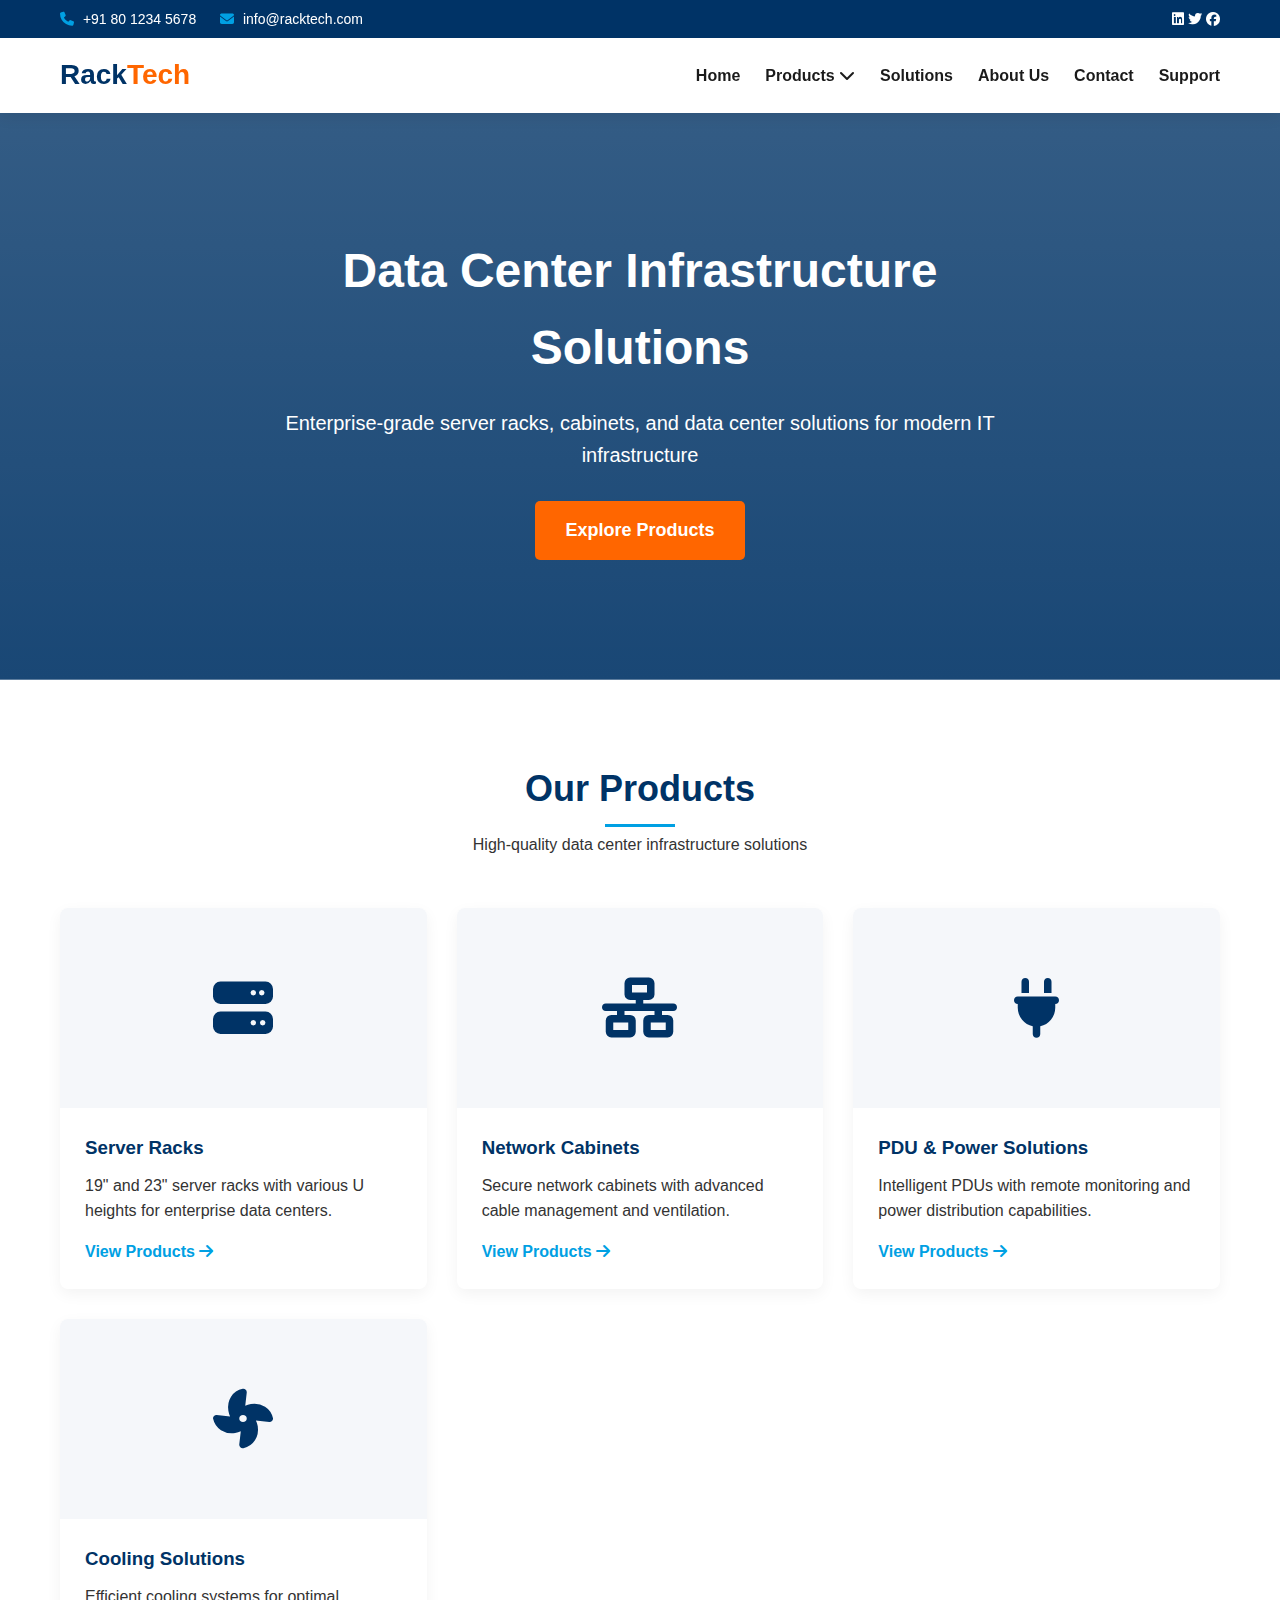
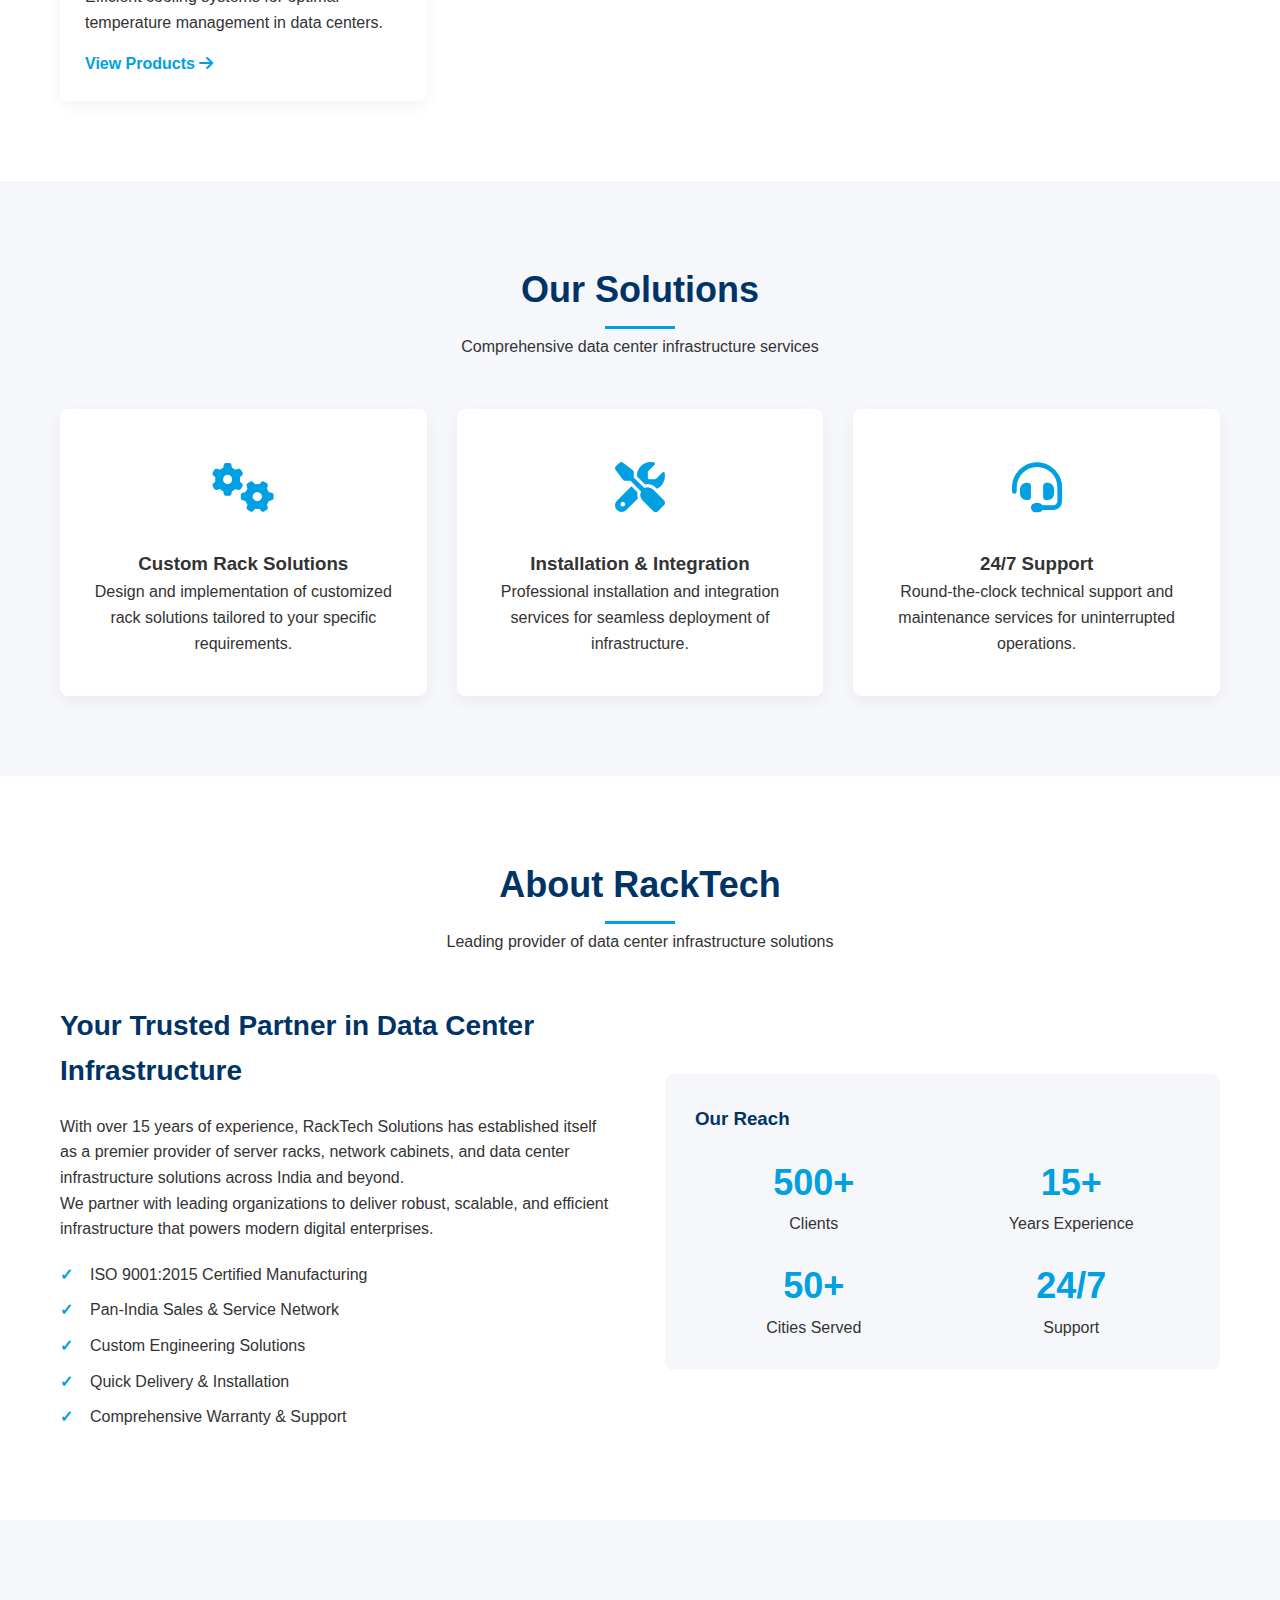
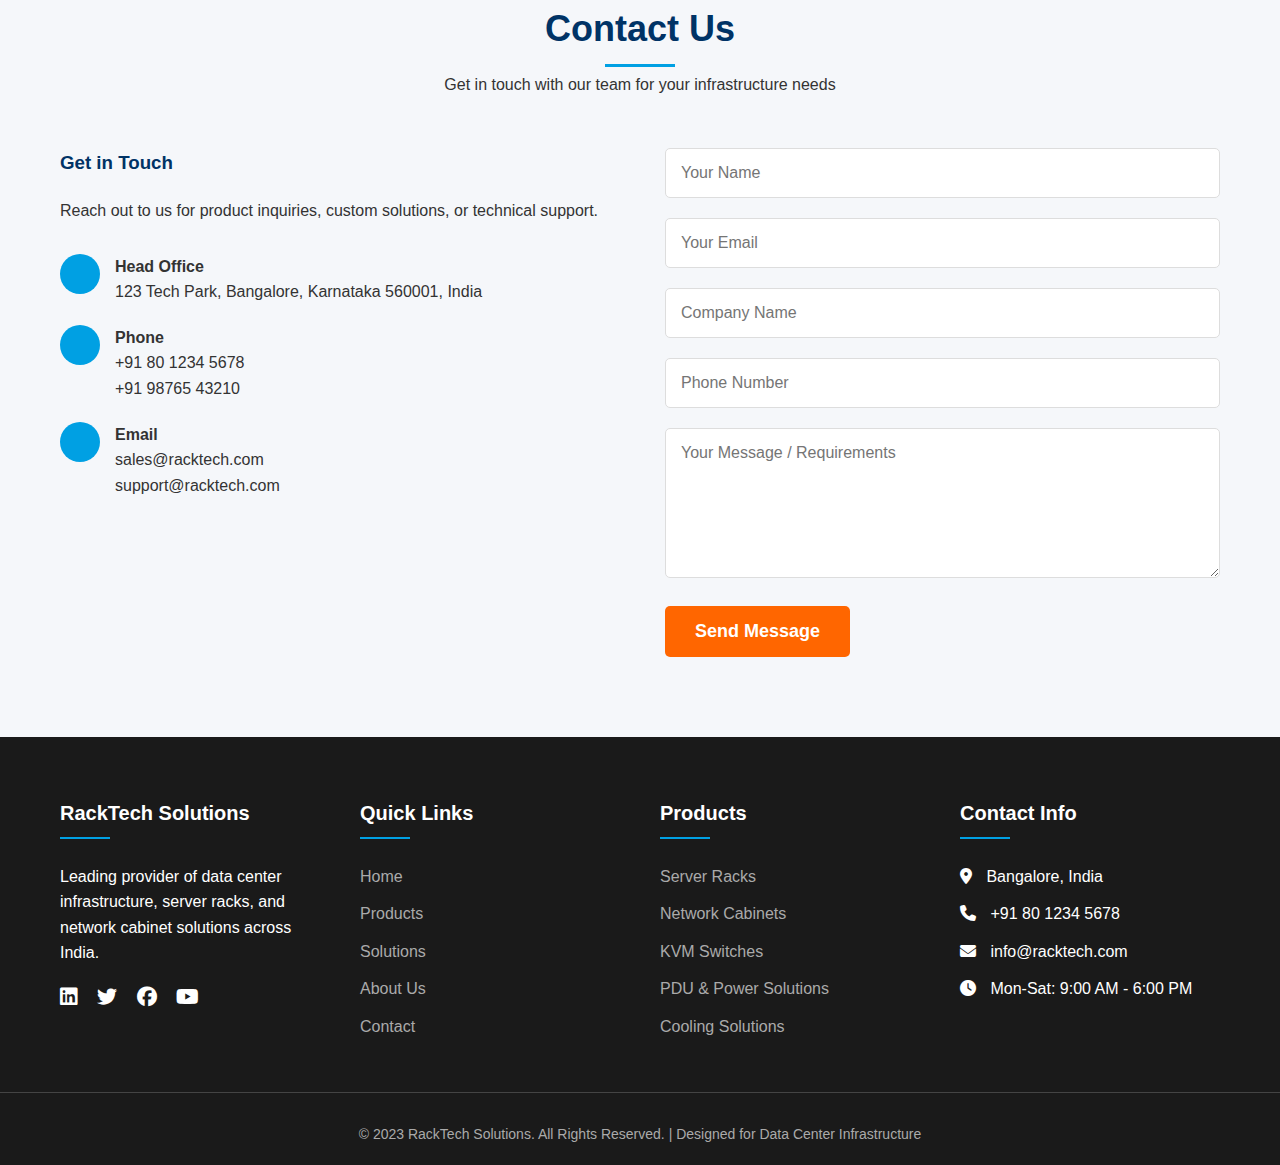
<file: newtechwebsite/index.html>
<!DOCTYPE html>
<html lang="en">
  <head>
    <meta charset="UTF-8" />
    <meta name="viewport" content="width=device-width, initial-scale=1.0" />
    <title>
      RackTech Solutions - Data Center Infrastructure & Server Racks
    </title>
    <link
      rel="stylesheet"
      href="https://cdnjs.cloudflare.com/ajax/libs/font-awesome/6.4.0/css/all.min.css"
    />
    <style>
      :root {
        --primary: #003366;
        --secondary: #00a0e3;
        --accent: #ff6600;
        --light: #f5f7fa;
        --dark: #1a1a1a;
        --gray: #666666;
      }

      * {
        margin: 0;
        padding: 0;
        box-sizing: border-box;
        font-family: "Segoe UI", Tahoma, Geneva, Verdana, sans-serif;
      }

      body {
        line-height: 1.6;
        color: #333;
      }

      /* Header & Navigation */
      header {
        background-color: white;
        box-shadow: 0 2px 15px rgba(0, 0, 0, 0.1);
        position: sticky;
        top: 0;
        z-index: 1000;
      }

      .top-bar {
        background-color: var(--primary);
        color: white;
        padding: 8px 0;
        font-size: 14px;
      }

      .top-bar-container {
        max-width: 1200px;
        margin: 0 auto;
        display: flex;
        justify-content: space-between;
        padding: 0 20px;
      }

      .contact-info span {
        margin-right: 20px;
      }

      .contact-info i {
        margin-right: 5px;
        color: var(--secondary);
      }

      .nav-container {
        max-width: 1200px;
        margin: 0 auto;
        display: flex;
        justify-content: space-between;
        align-items: center;
        padding: 15px 20px;
      }

      .logo {
        display: flex;
        align-items: center;
      }

      .logo h1 {
        font-size: 28px;
        color: var(--primary);
      }

      .logo span {
        color: var(--accent);
      }

      .nav-menu {
        display: flex;
        list-style: none;
      }

      .nav-menu li {
        margin-left: 25px;
      }

      .nav-menu a {
        text-decoration: none;
        color: var(--dark);
        font-weight: 600;
        font-size: 16px;
        transition: color 0.3s;
        position: relative;
      }

      .nav-menu a:hover {
        color: var(--secondary);
      }

      .nav-menu a:after {
        content: "";
        position: absolute;
        width: 0;
        height: 3px;
        background: var(--secondary);
        bottom: -5px;
        left: 0;
        transition: width 0.3s;
      }

      .nav-menu a:hover:after {
        width: 100%;
      }

      .dropdown {
        position: relative;
      }

      .dropdown-content {
        display: none;
        position: absolute;
        background-color: white;
        min-width: 220px;
        box-shadow: 0 8px 16px rgba(0, 0, 0, 0.1);
        z-index: 1;
        padding: 10px 0;
        border-top: 3px solid var(--secondary);
      }

      .dropdown-content a {
        padding: 12px 20px;
        display: block;
      }

      .dropdown:hover .dropdown-content {
        display: block;
      }

      .mobile-toggle {
        display: none;
        font-size: 24px;
        cursor: pointer;
      }

      /* Hero Section */
      .hero {
        background: linear-gradient(
            rgba(0, 51, 102, 0.8),
            rgba(0, 51, 102, 0.9)
          ),
          url("https://images.unsplash.com/photo-1558494949-ef010cbdcc31?ixlib=rb-4.0.3&auto=format&fit=crop&w=1470&q=80");
        background-size: cover;
        background-position: center;
        color: white;
        padding: 120px 20px;
        text-align: center;
      }

      .hero-content {
        max-width: 800px;
        margin: 0 auto;
      }

      .hero h2 {
        font-size: 48px;
        margin-bottom: 20px;
      }

      .hero p {
        font-size: 20px;
        margin-bottom: 30px;
      }

      .cta-button {
        display: inline-block;
        background-color: var(--accent);
        color: white;
        padding: 15px 30px;
        text-decoration: none;
        font-weight: bold;
        border-radius: 5px;
        font-size: 18px;
        transition: background-color 0.3s, transform 0.3s;
      }

      .cta-button:hover {
        background-color: #e55a00;
        transform: translateY(-3px);
      }

      /* Sections */
      .section-title {
        text-align: center;
        margin-bottom: 50px;
      }

      .section-title h2 {
        font-size: 36px;
        color: var(--primary);
        margin-bottom: 15px;
        position: relative;
        display: inline-block;
      }

      .section-title h2:after {
        content: "";
        position: absolute;
        width: 70px;
        height: 3px;
        background: var(--secondary);
        bottom: -10px;
        left: 50%;
        transform: translateX(-50%);
      }

      .container {
        max-width: 1200px;
        margin: 0 auto;
        padding: 80px 20px;
      }

      /* Products Section */
      .products-grid {
        display: grid;
        grid-template-columns: repeat(auto-fill, minmax(280px, 1fr));
        gap: 30px;
      }

      .product-card {
        background-color: white;
        border-radius: 8px;
        overflow: hidden;
        box-shadow: 0 5px 15px rgba(0, 0, 0, 0.05);
        transition: transform 0.3s, box-shadow 0.3s;
      }

      .product-card:hover {
        transform: translateY(-10px);
        box-shadow: 0 15px 30px rgba(0, 0, 0, 0.1);
      }

      .product-img {
        height: 200px;
        background-color: var(--light);
        display: flex;
        align-items: center;
        justify-content: center;
        color: var(--primary);
        font-size: 60px;
      }

      .product-content {
        padding: 25px;
      }

      .product-content h3 {
        color: var(--primary);
        margin-bottom: 10px;
      }

      .product-link {
        color: var(--secondary);
        text-decoration: none;
        font-weight: 600;
        display: inline-block;
        margin-top: 15px;
      }

      /* Services */
      .services-container {
        background-color: var(--light);
      }

      .services-grid {
        display: grid;
        grid-template-columns: repeat(auto-fill, minmax(350px, 1fr));
        gap: 30px;
      }

      .service-box {
        background-color: white;
        padding: 40px 30px;
        border-radius: 8px;
        box-shadow: 0 5px 15px rgba(0, 0, 0, 0.05);
        text-align: center;
        transition: transform 0.3s;
      }

      .service-box:hover {
        transform: translateY(-10px);
      }

      .service-icon {
        font-size: 50px;
        color: var(--secondary);
        margin-bottom: 20px;
      }

      /* About */
      .about-content {
        display: grid;
        grid-template-columns: repeat(auto-fit, minmax(300px, 1fr));
        gap: 50px;
        align-items: center;
      }

      .about-text h3 {
        color: var(--primary);
        margin-bottom: 20px;
        font-size: 28px;
      }

      .features-list {
        list-style: none;
        margin-top: 20px;
      }

      .features-list li {
        margin-bottom: 10px;
        padding-left: 30px;
        position: relative;
      }

      .features-list li:before {
        content: "✓";
        position: absolute;
        left: 0;
        color: var(--secondary);
        font-weight: bold;
      }

      /* Contact */
      .contact-container {
        background-color: var(--light);
      }

      .contact-wrapper {
        display: grid;
        grid-template-columns: repeat(auto-fit, minmax(300px, 1fr));
        gap: 50px;
      }

      .contact-info h3 {
        color: var(--primary);
        margin-bottom: 20px;
      }

      .contact-details {
        margin-top: 30px;
      }

      .contact-item {
        display: flex;
        align-items: flex-start;
        margin-bottom: 20px;
      }

      .contact-icon {
        background-color: var(--secondary);
        color: white;
        width: 40px;
        height: 40px;
        border-radius: 50%;
        display: flex;
        align-items: center;
        justify-content: center;
        margin-right: 15px;
        flex-shrink: 0;
      }

      .contact-form input,
      .contact-form textarea {
        width: 100%;
        padding: 15px;
        margin-bottom: 20px;
        border: 1px solid #ddd;
        border-radius: 5px;
        font-size: 16px;
      }

      .contact-form textarea {
        height: 150px;
        resize: vertical;
      }

      /* Footer */
      footer {
        background-color: var(--dark);
        color: white;
        padding: 60px 0 20px;
      }

      .footer-container {
        max-width: 1200px;
        margin: 0 auto;
        display: grid;
        grid-template-columns: repeat(auto-fit, minmax(250px, 1fr));
        gap: 40px;
        padding: 0 20px;
      }

      .footer-column h3 {
        color: white;
        margin-bottom: 25px;
        font-size: 20px;
        position: relative;
        padding-bottom: 10px;
      }

      .footer-column h3:after {
        content: "";
        position: absolute;
        width: 50px;
        height: 2px;
        background-color: var(--secondary);
        bottom: 0;
        left: 0;
      }

      .footer-links {
        list-style: none;
      }

      .footer-links li {
        margin-bottom: 12px;
      }

      .footer-links a {
        color: #aaa;
        text-decoration: none;
        transition: color 0.3s;
      }

      .footer-links a:hover {
        color: var(--secondary);
      }

      .copyright {
        text-align: center;
        padding-top: 30px;
        margin-top: 40px;
        border-top: 1px solid #444;
        color: #aaa;
        font-size: 14px;
      }

      /* Responsive Design */
      @media (max-width: 992px) {
        .nav-menu {
          display: none;
          position: absolute;
          top: 100%;
          left: 0;
          width: 100%;
          background-color: white;
          flex-direction: column;
          padding: 20px;
          box-shadow: 0 10px 15px rgba(0, 0, 0, 0.1);
        }

        .nav-menu.active {
          display: flex;
        }

        .nav-menu li {
          margin: 10px 0;
        }

        .mobile-toggle {
          display: block;
        }

        .hero h2 {
          font-size: 36px;
        }
      }

      @media (max-width: 768px) {
        .hero {
          padding: 80px 20px;
        }

        .container {
          padding: 50px 20px;
        }

        .section-title h2 {
          font-size: 28px;
        }
      }
    </style>
  </head>
  <body>
    <!-- Header -->
    <header>
      <div class="top-bar">
        <div class="top-bar-container">
          <div class="contact-info">
            <span><i class="fas fa-phone"></i> +91 80 1234 5678</span>
            <span><i class="fas fa-envelope"></i> info@racktech.com</span>
          </div>
          <div class="social-icons">
            <i class="fab fa-linkedin"></i>
            <i class="fab fa-twitter"></i>
            <i class="fab fa-facebook"></i>
          </div>
        </div>
      </div>

      <div class="nav-container">
        <div class="logo">
          <h1>Rack<span>Tech</span></h1>
        </div>

        <div class="mobile-toggle" id="mobileToggle">
          <i class="fas fa-bars"></i>
        </div>

        <ul class="nav-menu" id="navMenu">
          <li><a href="#home" class="active">Home</a></li>
          <li class="dropdown">
            <a href="#products">Products <i class="fas fa-chevron-down"></i></a>
            <div class="dropdown-content">
              <a href="#server-racks">Server Racks & Enclosures</a>
              <a href="#cabinets">Network Cabinets</a>
              <a href="#kvm">KVM Switches</a>
              <a href="#pdu">PDUs & Cable Management</a>
              <a href="#cooling">Cooling Solutions</a>
            </div>
          </li>
          <li><a href="#solutions">Solutions</a></li>
          <li><a href="#about">About Us</a></li>
          <li><a href="#contact">Contact</a></li>
          <li><a href="#support">Support</a></li>
        </ul>
      </div>
    </header>

    <!-- Hero Section -->
    <section class="hero" id="home">
      <div class="hero-content">
        <h2>Data Center Infrastructure Solutions</h2>
        <p>
          Enterprise-grade server racks, cabinets, and data center solutions for
          modern IT infrastructure
        </p>
        <a href="#products" class="cta-button">Explore Products</a>
      </div>
    </section>

    <!-- Products Section -->
    <section class="container" id="products">
      <div class="section-title">
        <h2>Our Products</h2>
        <p>High-quality data center infrastructure solutions</p>
      </div>

      <div class="products-grid">
        <div class="product-card">
          <div class="product-img">
            <i class="fas fa-server"></i>
          </div>
          <div class="product-content">
            <h3>Server Racks</h3>
            <p>
              19" and 23" server racks with various U heights for enterprise
              data centers.
            </p>
            <a href="#" class="product-link"
              >View Products <i class="fas fa-arrow-right"></i
            ></a>
          </div>
        </div>

        <div class="product-card">
          <div class="product-img">
            <i class="fas fa-network-wired"></i>
          </div>
          <div class="product-content">
            <h3>Network Cabinets</h3>
            <p>
              Secure network cabinets with advanced cable management and
              ventilation.
            </p>
            <a href="#" class="product-link"
              >View Products <i class="fas fa-arrow-right"></i
            ></a>
          </div>
        </div>

        <div class="product-card">
          <div class="product-img">
            <i class="fas fa-plug"></i>
          </div>
          <div class="product-content">
            <h3>PDU & Power Solutions</h3>
            <p>
              Intelligent PDUs with remote monitoring and power distribution
              capabilities.
            </p>
            <a href="#" class="product-link"
              >View Products <i class="fas fa-arrow-right"></i
            ></a>
          </div>
        </div>

        <div class="product-card">
          <div class="product-img">
            <i class="fas fa-fan"></i>
          </div>
          <div class="product-content">
            <h3>Cooling Solutions</h3>
            <p>
              Efficient cooling systems for optimal temperature management in
              data centers.
            </p>
            <a href="#" class="product-link"
              >View Products <i class="fas fa-arrow-right"></i
            ></a>
          </div>
        </div>
      </div>
    </section>

    <!-- Services Section -->
    <section class="services-container" id="solutions">
      <div class="container">
        <div class="section-title">
          <h2>Our Solutions</h2>
          <p>Comprehensive data center infrastructure services</p>
        </div>

        <div class="services-grid">
          <div class="service-box">
            <div class="service-icon">
              <i class="fas fa-cogs"></i>
            </div>
            <h3>Custom Rack Solutions</h3>
            <p>
              Design and implementation of customized rack solutions tailored to
              your specific requirements.
            </p>
          </div>

          <div class="service-box">
            <div class="service-icon">
              <i class="fas fa-tools"></i>
            </div>
            <h3>Installation & Integration</h3>
            <p>
              Professional installation and integration services for seamless
              deployment of infrastructure.
            </p>
          </div>

          <div class="service-box">
            <div class="service-icon">
              <i class="fas fa-headset"></i>
            </div>
            <h3>24/7 Support</h3>
            <p>
              Round-the-clock technical support and maintenance services for
              uninterrupted operations.
            </p>
          </div>
        </div>
      </div>
    </section>

    <!-- About Section -->
    <section class="container" id="about">
      <div class="section-title">
        <h2>About RackTech</h2>
        <p>Leading provider of data center infrastructure solutions</p>
      </div>

      <div class="about-content">
        <div class="about-text">
          <h3>Your Trusted Partner in Data Center Infrastructure</h3>
          <p>
            With over 15 years of experience, RackTech Solutions has established
            itself as a premier provider of server racks, network cabinets, and
            data center infrastructure solutions across India and beyond.
          </p>
          <p>
            We partner with leading organizations to deliver robust, scalable,
            and efficient infrastructure that powers modern digital enterprises.
          </p>

          <ul class="features-list">
            <li>ISO 9001:2015 Certified Manufacturing</li>
            <li>Pan-India Sales & Service Network</li>
            <li>Custom Engineering Solutions</li>
            <li>Quick Delivery & Installation</li>
            <li>Comprehensive Warranty & Support</li>
          </ul>
        </div>

        <div class="about-stats">
          <div
            style="
              background-color: var(--light);
              padding: 30px;
              border-radius: 8px;
            "
          >
            <h3 style="color: var(--primary); margin-bottom: 20px">
              Our Reach
            </h3>
            <div
              style="
                display: grid;
                grid-template-columns: repeat(2, 1fr);
                gap: 20px;
              "
            >
              <div style="text-align: center">
                <div
                  style="
                    font-size: 36px;
                    font-weight: bold;
                    color: var(--secondary);
                  "
                >
                  500+
                </div>
                <div>Clients</div>
              </div>
              <div style="text-align: center">
                <div
                  style="
                    font-size: 36px;
                    font-weight: bold;
                    color: var(--secondary);
                  "
                >
                  15+
                </div>
                <div>Years Experience</div>
              </div>
              <div style="text-align: center">
                <div
                  style="
                    font-size: 36px;
                    font-weight: bold;
                    color: var(--secondary);
                  "
                >
                  50+
                </div>
                <div>Cities Served</div>
              </div>
              <div style="text-align: center">
                <div
                  style="
                    font-size: 36px;
                    font-weight: bold;
                    color: var(--secondary);
                  "
                >
                  24/7
                </div>
                <div>Support</div>
              </div>
            </div>
          </div>
        </div>
      </div>
    </section>

    <!-- Contact Section -->
    <section class="contact-container" id="contact">
      <div class="container">
        <div class="section-title">
          <h2>Contact Us</h2>
          <p>Get in touch with our team for your infrastructure needs</p>
        </div>

        <div class="contact-wrapper">
          <div class="contact-info">
            <h3>Get in Touch</h3>
            <p>
              Reach out to us for product inquiries, custom solutions, or
              technical support.
            </p>

            <div class="contact-details">
              <div class="contact-item">
                <div class="contact-icon">
                  <i class="fas fa-map-marker-alt"></i>
                </div>
                <div>
                  <h4>Head Office</h4>
                  <p>123 Tech Park, Bangalore, Karnataka 560001, India</p>
                </div>
              </div>

              <div class="contact-item">
                <div class="contact-icon">
                  <i class="fas fa-phone"></i>
                </div>
                <div>
                  <h4>Phone</h4>
                  <p>+91 80 1234 5678<br />+91 98765 43210</p>
                </div>
              </div>

              <div class="contact-item">
                <div class="contact-icon">
                  <i class="fas fa-envelope"></i>
                </div>
                <div>
                  <h4>Email</h4>
                  <p>sales@racktech.com<br />support@racktech.com</p>
                </div>
              </div>
            </div>
          </div>

          <div class="contact-form">
            <form id="inquiryForm">
              <input type="text" placeholder="Your Name" required />
              <input type="email" placeholder="Your Email" required />
              <input type="text" placeholder="Company Name" />
              <input type="tel" placeholder="Phone Number" />
              <textarea
                placeholder="Your Message / Requirements"
                required
              ></textarea>
              <button
                type="submit"
                class="cta-button"
                style="border: none; cursor: pointer"
              >
                Send Message
              </button>
            </form>
          </div>
        </div>
      </div>
    </section>

    <!-- Footer -->
    <footer>
      <div class="footer-container">
        <div class="footer-column">
          <h3>RackTech Solutions</h3>
          <p>
            Leading provider of data center infrastructure, server racks, and
            network cabinet solutions across India.
          </p>
          <div style="margin-top: 20px">
            <i
              class="fab fa-linkedin"
              style="margin-right: 15px; font-size: 20px; cursor: pointer"
            ></i>
            <i
              class="fab fa-twitter"
              style="margin-right: 15px; font-size: 20px; cursor: pointer"
            ></i>
            <i
              class="fab fa-facebook"
              style="margin-right: 15px; font-size: 20px; cursor: pointer"
            ></i>
            <i
              class="fab fa-youtube"
              style="font-size: 20px; cursor: pointer"
            ></i>
          </div>
        </div>

        <div class="footer-column">
          <h3>Quick Links</h3>
          <ul class="footer-links">
            <li><a href="#home">Home</a></li>
            <li><a href="#products">Products</a></li>
            <li><a href="#solutions">Solutions</a></li>
            <li><a href="#about">About Us</a></li>
            <li><a href="#contact">Contact</a></li>
          </ul>
        </div>

        <div class="footer-column">
          <h3>Products</h3>
          <ul class="footer-links">
            <li><a href="#server-racks">Server Racks</a></li>
            <li><a href="#cabinets">Network Cabinets</a></li>
            <li><a href="#kvm">KVM Switches</a></li>
            <li><a href="#pdu">PDU & Power Solutions</a></li>
            <li><a href="#cooling">Cooling Solutions</a></li>
          </ul>
        </div>

        <div class="footer-column">
          <h3>Contact Info</h3>
          <ul class="footer-links">
            <li>
              <i class="fas fa-map-marker-alt" style="margin-right: 10px"></i>
              Bangalore, India
            </li>
            <li>
              <i class="fas fa-phone" style="margin-right: 10px"></i> +91 80
              1234 5678
            </li>
            <li>
              <i class="fas fa-envelope" style="margin-right: 10px"></i>
              info@racktech.com
            </li>
            <li>
              <i class="fas fa-clock" style="margin-right: 10px"></i> Mon-Sat:
              9:00 AM - 6:00 PM
            </li>
          </ul>
        </div>
      </div>

      <div class="copyright">
        <p>
          &copy; 2023 RackTech Solutions. All Rights Reserved. | Designed for
          Data Center Infrastructure
        </p>
      </div>
    </footer>

    <script>
      // Mobile menu toggle
      const mobileToggle = document.getElementById("mobileToggle");
      const navMenu = document.getElementById("navMenu");

      mobileToggle.addEventListener("click", () => {
        navMenu.classList.toggle("active");
        mobileToggle.innerHTML = navMenu.classList.contains("active")
          ? '<i class="fas fa-times"></i>'
          : '<i class="fas fa-bars"></i>';
      });

      // Close mobile menu when clicking a link
      document.querySelectorAll(".nav-menu a").forEach((link) => {
        link.addEventListener("click", () => {
          navMenu.classList.remove("active");
          mobileToggle.innerHTML = '<i class="fas fa-bars"></i>';
        });
      });

      // Form submission
      document
        .getElementById("inquiryForm")
        .addEventListener("submit", function (e) {
          e.preventDefault();
          alert("Thank you for your inquiry! We will contact you shortly.");
          this.reset();
        });

      // Smooth scrolling for anchor links
      document.querySelectorAll('a[href^="#"]').forEach((anchor) => {
        anchor.addEventListener("click", function (e) {
          e.preventDefault();

          const targetId = this.getAttribute("href");
          if (targetId === "#") return;

          const targetElement = document.querySelector(targetId);
          if (targetElement) {
            window.scrollTo({
              top: targetElement.offsetTop - 100,
              behavior: "smooth",
            });
          }
        });
      });
    </script>
  </body>
</html>
</file>
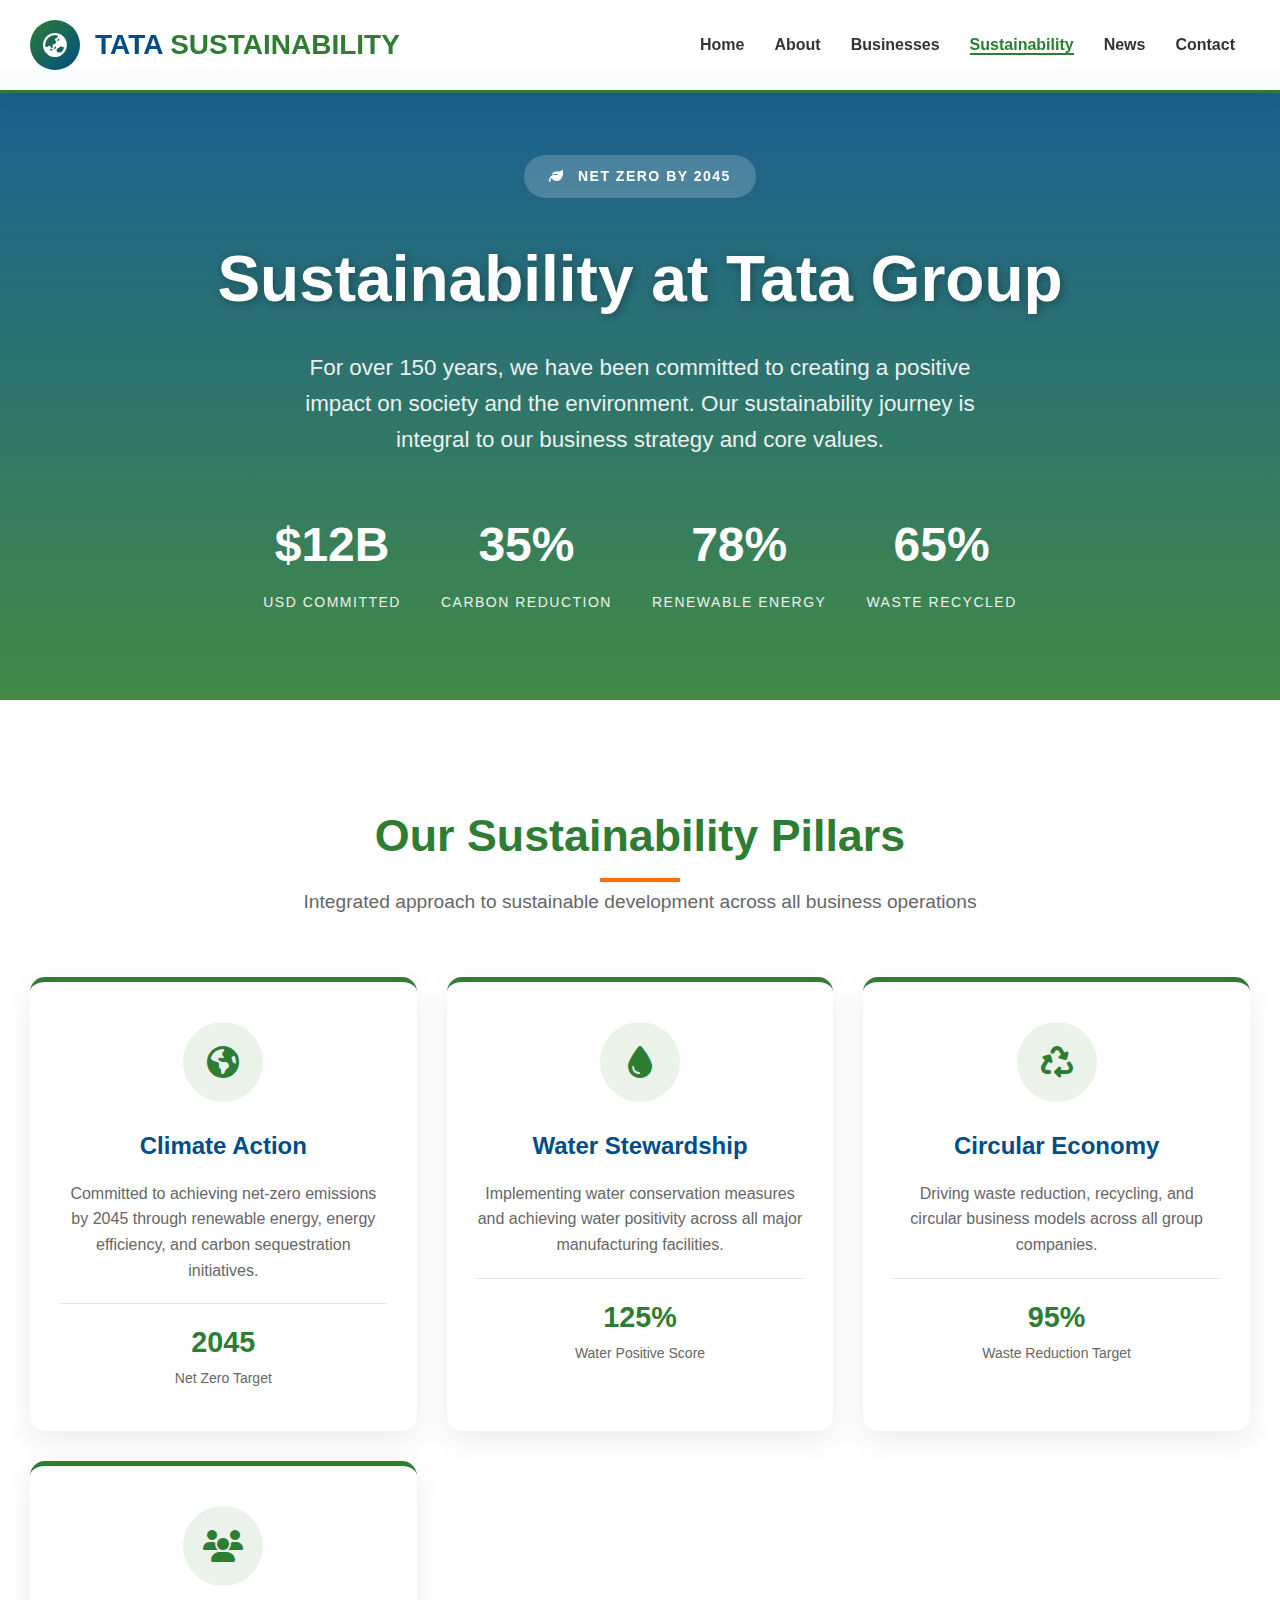
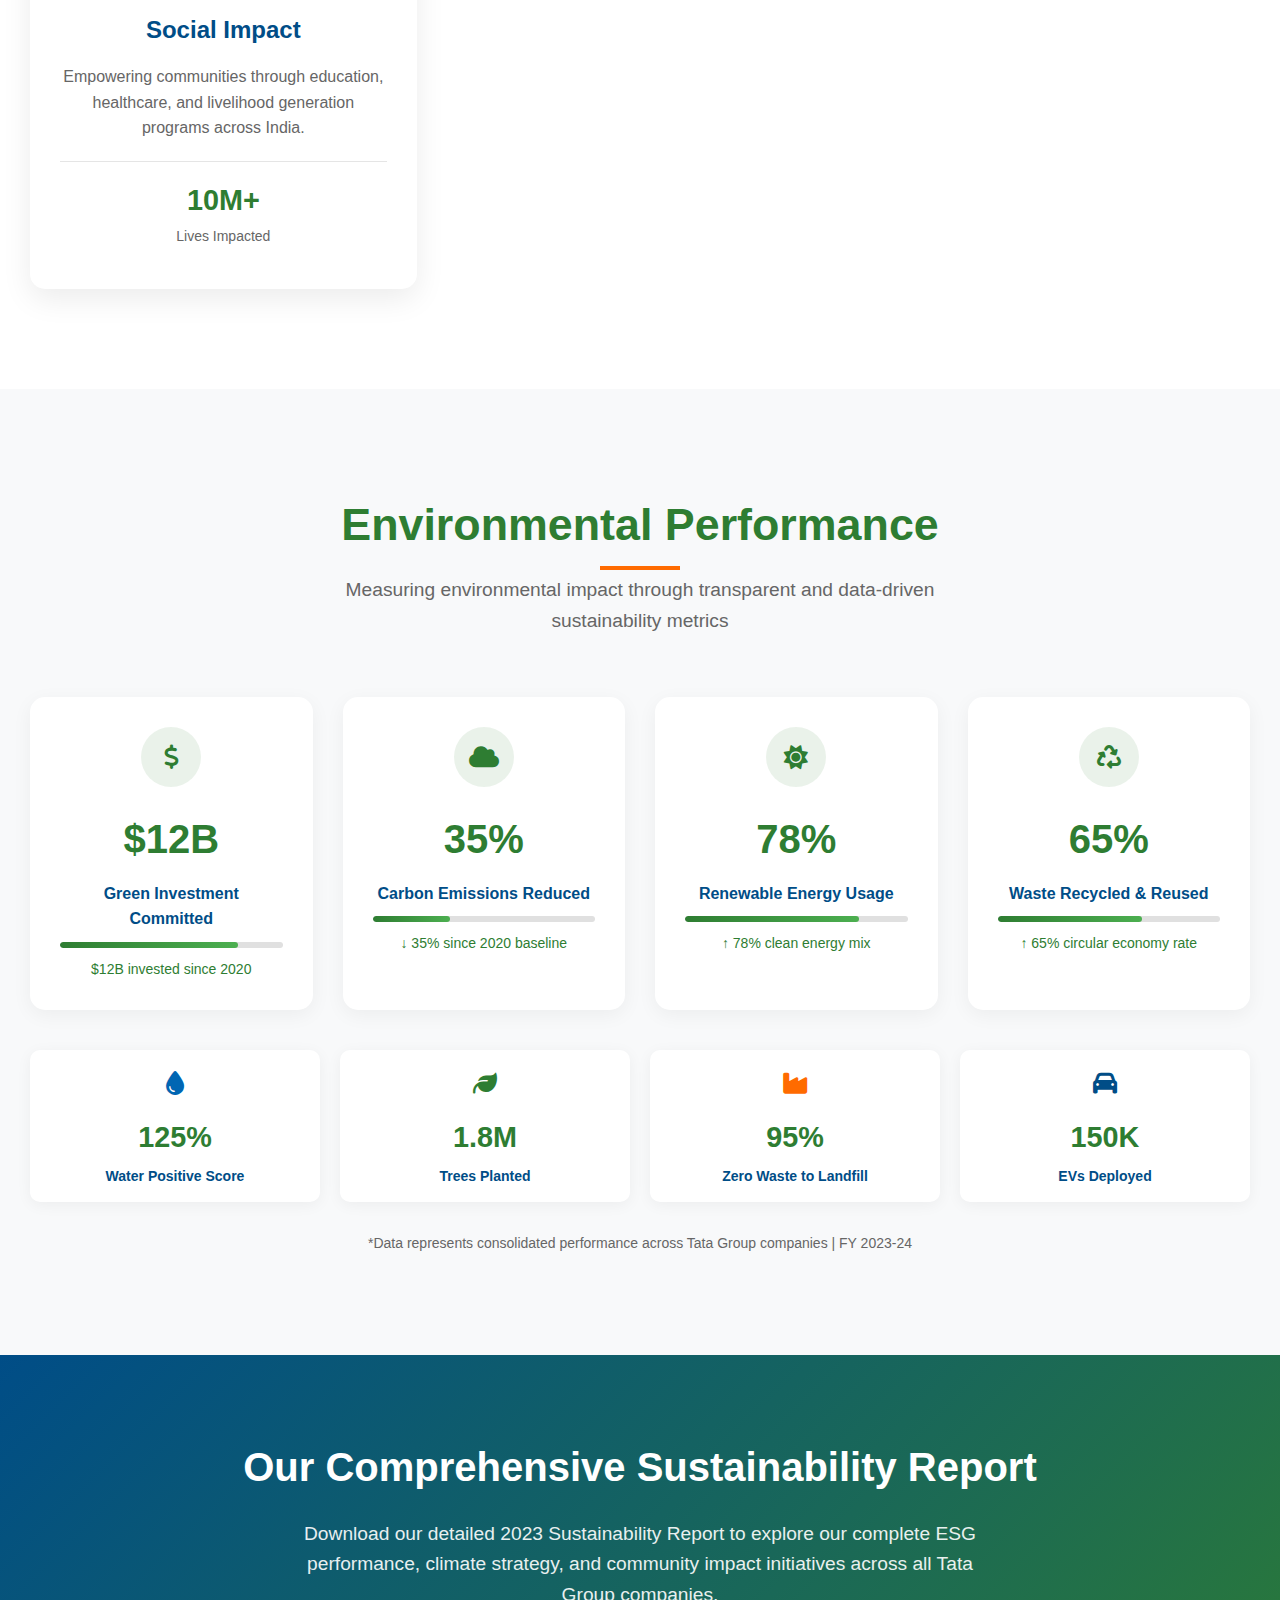
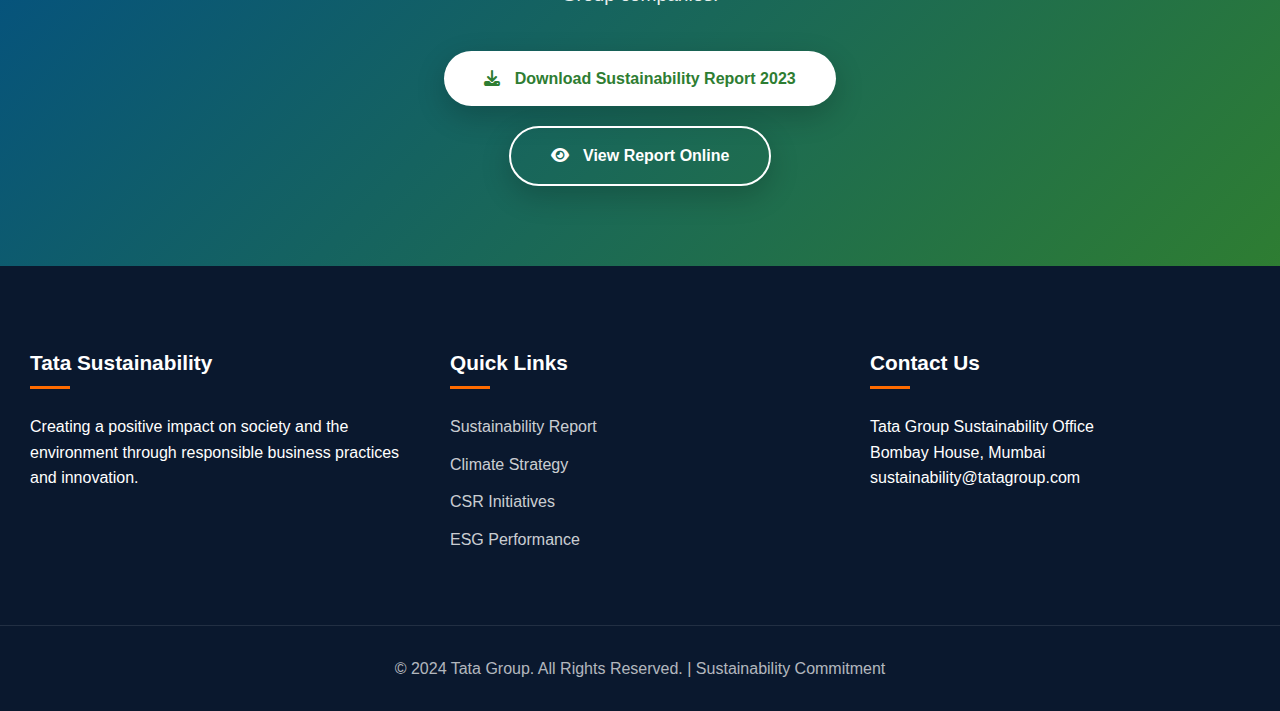
<file: sustainability.html>
<!DOCTYPE html>
<html lang="en">
<head>
    <meta charset="UTF-8">
    <meta name="viewport" content="width=device-width, initial-scale=1.0">
    <title>Tata Group | Sustainability</title>
    <link rel="stylesheet" href="https://cdnjs.cloudflare.com/ajax/libs/font-awesome/6.4.0/css/all.min.css">
    <style>
        * {
            margin: 0;
            padding: 0;
            box-sizing: border-box;
            font-family: 'Segoe UI', Tahoma, Geneva, Verdana, sans-serif;
        }

        :root {
            --tata-blue: #004d87;
            --tata-light-blue: #0066b3;
            --tata-green: #2e7d32;
            --tata-light-green: #4caf50;
            --tata-orange: #ff6b00;
            --tata-light-gray: #f8f9fa;
            --tata-dark-gray: #333333;
        }

        html {
            scroll-behavior: smooth;
        }

        body {
            background: #ffffff;
            color: var(--tata-dark-gray);
            line-height: 1.6;
            overflow-x: hidden;
        }

        /* Navigation */
        .navbar {
            position: fixed;
            top: 0;
            left: 0;
            width: 100%;
            z-index: 1000;
            background: rgba(255, 255, 255, 0.98);
            box-shadow: 0 2px 20px rgba(0, 0, 0, 0.08);
            border-bottom: 3px solid var(--tata-green);
        }

        .nav-container {
            max-width: 1400px;
            margin: 0 auto;
            padding: 20px 30px;
            display: flex;
            align-items: center;
            justify-content: space-between;
        }

        .logo {
            display: flex;
            align-items: center;
            text-decoration: none;
        }

        .logo-icon {
            width: 50px;
            height: 50px;
            background: linear-gradient(135deg, var(--tata-green), var(--tata-blue));
            border-radius: 50%;
            display: flex;
            align-items: center;
            justify-content: center;
            margin-right: 15px;
        }

        .logo-icon i {
            color: white;
            font-size: 24px;
        }

        .logo-text {
            color: var(--tata-blue);
            font-size: 28px;
            font-weight: 700;
        }

        .logo-text span {
            color: var(--tata-green);
            font-weight: 600;
        }

        .nav-menu {
            display: flex;
            list-style: none;
            align-items: center;
        }

        .nav-item {
            margin: 0 15px;
        }

        .nav-link {
            color: var(--tata-dark-gray);
            text-decoration: none;
            font-weight: 600;
            font-size: 16px;
            transition: color 0.3s ease;
        }

        .nav-link:hover {
            color: var(--tata-green);
        }

        .nav-link.active {
            color: var(--tata-green);
            border-bottom: 2px solid var(--tata-green);
        }

        /* Hero Section */
        .sustainability-hero {
            background: linear-gradient(rgba(0, 77, 135, 0.9), rgba(46, 125, 50, 0.9)),
                        url('https://images.unsplash.com/photo-1466611653911-95081537e5b7?ixlib=rb-4.0.3&auto=format&fit=crop&w=2070&q=80');
            background-size: cover;
            background-position: center;
            height: 70vh;
            min-height: 600px;
            display: flex;
            align-items: center;
            justify-content: center;
            text-align: center;
            color: white;
            margin-top: 70px;
            padding: 0 20px;
        }

        .hero-content {
            max-width: 900px;
        }

        .hero-tag {
            display: inline-block;
            background: rgba(255, 255, 255, 0.2);
            color: white;
            padding: 10px 25px;
            border-radius: 30px;
            font-size: 14px;
            font-weight: 600;
            letter-spacing: 1.5px;
            margin-bottom: 30px;
            text-transform: uppercase;
            backdrop-filter: blur(10px);
        }

        .hero-title {
            font-size: 4rem;
            margin-bottom: 20px;
            font-weight: 700;
            text-shadow: 2px 2px 10px rgba(0, 0, 0, 0.3);
        }

        .hero-subtitle {
            font-size: 1.4rem;
            max-width: 700px;
            margin: 0 auto 40px;
            opacity: 0.9;
        }

        .hero-stats {
            display: flex;
            justify-content: center;
            flex-wrap: wrap;
            gap: 40px;
            margin-top: 50px;
        }

        .stat-item {
            text-align: center;
        }

        .stat-number {
            font-size: 3rem;
            font-weight: 700;
            color: #fff;
            display: block;
            margin-bottom: 5px;
        }

        .stat-label {
            font-size: 14px;
            text-transform: uppercase;
            letter-spacing: 1.5px;
            opacity: 0.9;
        }

        /* Main Content */
        .container {
            max-width: 1400px;
            margin: 0 auto;
            padding: 0 30px;
        }

        .section {
            padding: 100px 0;
        }

        .section-title {
            text-align: center;
            margin-bottom: 60px;
        }

        .section-title h2 {
            font-size: 2.8rem;
            color: var(--tata-green);
            margin-bottom: 15px;
            position: relative;
            display: inline-block;
        }

        .section-title h2:after {
            content: "";
            position: absolute;
            bottom: -10px;
            left: 50%;
            transform: translateX(-50%);
            width: 80px;
            height: 4px;
            background: var(--tata-orange);
        }

        .section-title p {
            font-size: 1.2rem;
            color: #666666;
            max-width: 700px;
            margin: 0 auto;
        }

        /* Sustainability Pillars */
        .pillars-grid {
            display: grid;
            grid-template-columns: repeat(auto-fit, minmax(300px, 1fr));
            gap: 30px;
            margin-top: 50px;
        }

        .pillar-card {
            background: white;
            border-radius: 15px;
            padding: 40px 30px;
            text-align: center;
            box-shadow: 0 10px 30px rgba(0, 0, 0, 0.08);
            transition: all 0.3s ease;
            border-top: 5px solid var(--tata-green);
        }

        .pillar-card:hover {
            transform: translateY(-10px);
            box-shadow: 0 20px 40px rgba(0, 0, 0, 0.12);
        }

        .pillar-icon {
            width: 80px;
            height: 80px;
            background: rgba(46, 125, 50, 0.1);
            border-radius: 50%;
            display: flex;
            align-items: center;
            justify-content: center;
            margin: 0 auto 25px;
            color: var(--tata-green);
            font-size: 32px;
        }

        .pillar-title {
            font-size: 1.5rem;
            color: var(--tata-blue);
            margin-bottom: 15px;
        }

        .pillar-description {
            color: #666666;
            margin-bottom: 20px;
        }

        .pillar-target {
            margin-top: 20px;
            padding-top: 15px;
            border-top: 1px solid rgba(0, 0, 0, 0.1);
        }

        .target-value {
            font-size: 1.8rem;
            font-weight: 700;
            color: var(--tata-green);
            display: block;
        }

        .target-label {
            font-size: 14px;
            color: #666;
        }

        /* Environmental Metrics */
        .metrics-section {
            background: var(--tata-light-gray);
        }

        .metrics-grid {
            display: grid;
            grid-template-columns: repeat(auto-fit, minmax(250px, 1fr));
            gap: 30px;
            margin-top: 50px;
        }

        .metric-card {
            background: white;
            border-radius: 15px;
            padding: 30px;
            text-align: center;
            box-shadow: 0 5px 20px rgba(0, 0, 0, 0.05);
            transition: all 0.3s ease;
        }

        .metric-card:hover {
            transform: translateY(-5px);
            box-shadow: 0 15px 30px rgba(0, 0, 0, 0.1);
        }

        .metric-icon {
            width: 60px;
            height: 60px;
            background: rgba(46, 125, 50, 0.1);
            border-radius: 50%;
            display: flex;
            align-items: center;
            justify-content: center;
            margin: 0 auto 20px;
            color: var(--tata-green);
            font-size: 24px;
        }

        .metric-value {
            font-size: 2.5rem;
            font-weight: 700;
            color: var(--tata-green);
            margin-bottom: 10px;
        }

        .metric-label {
            font-size: 16px;
            color: var(--tata-blue);
            font-weight: 600;
            margin-bottom: 10px;
        }

        .metric-trend {
            font-size: 14px;
            color: #666;
        }

        .metric-trend.positive {
            color: var(--tata-green);
        }

        .progress-bar-small {
            height: 6px;
            background: #e0e0e0;
            border-radius: 3px;
            margin: 10px 0;
            overflow: hidden;
        }

        .progress-fill-small {
            height: 100%;
            background: linear-gradient(90deg, var(--tata-green), var(--tata-light-green));
            border-radius: 3px;
            transition: width 1.5s ease;
        }

        /* Secondary Metrics */
        .metrics-secondary {
            margin-top: 40px;
        }

        .secondary-grid {
            display: grid;
            grid-template-columns: repeat(auto-fit, minmax(200px, 1fr));
            gap: 20px;
            margin-top: 40px;
        }

        .secondary-item {
            text-align: center;
            padding: 15px;
            background: white;
            border-radius: 10px;
            box-shadow: 0 3px 15px rgba(0, 0, 0, 0.05);
        }

        .secondary-icon {
            font-size: 24px;
            margin-bottom: 10px;
        }

        .secondary-value {
            font-size: 1.8rem;
            font-weight: 700;
            color: var(--tata-green);
            margin-bottom: 5px;
        }

        .secondary-label {
            font-size: 14px;
            color: var(--tata-blue);
            font-weight: 600;
        }

        /* Roadmap */
        .roadmap-container {
            position: relative;
            max-width: 1200px;
            margin: 50px auto 0;
            padding: 40px 0;
        }

        .roadmap-timeline {
            position: relative;
        }

        .roadmap-line {
            position: absolute;
            left: 50%;
            transform: translateX(-50%);
            width: 4px;
            height: 100%;
            background: var(--tata-green);
        }

        .roadmap-items {
            display: flex;
            flex-direction: column;
            gap: 80px;
        }

        .roadmap-item {
            display: flex;
            align-items: center;
            position: relative;
            width: 100%;
        }

        .roadmap-item:nth-child(odd) {
            flex-direction: row-reverse;
        }

        .roadmap-marker {
            position: absolute;
            left: 50%;
            transform: translateX(-50%);
            width: 30px;
            height: 30px;
            background: white;
            border: 4px solid var(--tata-green);
            border-radius: 50%;
            z-index: 2;
        }

        .roadmap-content {
            width: calc(50% - 40px);
            background: white;
            padding: 30px;
            border-radius: 15px;
            box-shadow: 0 10px 30px rgba(0, 0, 0, 0.08);
        }

        .roadmap-year {
            font-size: 1.5rem;
            color: var(--tata-green);
            font-weight: 700;
            margin-bottom: 10px;
        }

        .roadmap-title {
            font-size: 1.3rem;
            color: var(--tata-blue);
            margin-bottom: 15px;
        }

        /* Initiatives */
        .initiatives-grid {
            display: grid;
            grid-template-columns: repeat(auto-fit, minmax(350px, 1fr));
            gap: 30px;
            margin-top: 50px;
        }

        .initiative-card {
            background: white;
            border-radius: 15px;
            overflow: hidden;
            box-shadow: 0 10px 30px rgba(0, 0, 0, 0.08);
            transition: all 0.3s ease;
        }

        .initiative-card:hover {
            transform: translateY(-10px);
            box-shadow: 0 20px 40px rgba(0, 0, 0, 0.12);
        }

        .initiative-image {
            height: 250px;
            overflow: hidden;
        }

        .initiative-image img {
            width: 100%;
            height: 100%;
            object-fit: cover;
            transition: transform 0.5s ease;
        }

        .initiative-card:hover .initiative-image img {
            transform: scale(1.1);
        }

        .initiative-content {
            padding: 30px;
        }

        .initiative-category {
            display: inline-block;
            background: rgba(46, 125, 50, 0.1);
            color: var(--tata-green);
            padding: 5px 15px;
            border-radius: 30px;
            font-size: 12px;
            font-weight: 600;
            margin-bottom: 15px;
            text-transform: uppercase;
        }

        .initiative-title {
            font-size: 1.4rem;
            color: var(--tata-blue);
            margin-bottom: 15px;
            line-height: 1.4;
        }

        .initiative-description {
            color: #666666;
            margin-bottom: 20px;
        }

        .initiative-progress {
            margin-top: 20px;
        }

        .progress-label {
            font-size: 14px;
            color: var(--tata-blue);
            margin-bottom: 8px;
            font-weight: 600;
        }

        .progress-bar {
            height: 8px;
            background: #e0e0e0;
            border-radius: 4px;
            overflow: hidden;
        }

        .progress-fill {
            height: 100%;
            background: linear-gradient(90deg, var(--tata-green), var(--tata-light-green));
            border-radius: 4px;
        }

        /* Report Section */
        .report-section {
            background: linear-gradient(135deg, var(--tata-blue), var(--tata-green));
            color: white;
            text-align: center;
            padding: 80px 0;
        }

        .report-title {
            font-size: 2.5rem;
            margin-bottom: 20px;
        }

        .report-description {
            font-size: 1.2rem;
            max-width: 700px;
            margin: 0 auto 40px;
            opacity: 0.9;
        }

        .btn {
            display: inline-block;
            padding: 15px 40px;
            background: white;
            color: var(--tata-green);
            border: none;
            border-radius: 50px;
            font-size: 16px;
            font-weight: 600;
            text-decoration: none;
            cursor: pointer;
            transition: all 0.3s ease;
            box-shadow: 0 10px 30px rgba(0, 0, 0, 0.2);
        }

        .btn:hover {
            transform: translateY(-3px);
            box-shadow: 0 15px 40px rgba(0, 0, 0, 0.3);
            background: #f8f9fa;
        }

        /* Footer */
        .footer {
            background: #0a182e;
            color: white;
            padding: 80px 0 30px;
        }

        .footer-content {
            max-width: 1400px;
            margin: 0 auto;
            padding: 0 30px;
            display: grid;
            grid-template-columns: repeat(auto-fit, minmax(250px, 1fr));
            gap: 40px;
            margin-bottom: 60px;
        }

        .footer-col h4 {
            font-size: 1.3rem;
            margin-bottom: 25px;
            position: relative;
            padding-bottom: 10px;
        }

        .footer-col h4:after {
            content: "";
            position: absolute;
            bottom: 0;
            left: 0;
            width: 40px;
            height: 3px;
            background: var(--tata-orange);
        }

        .footer-col ul {
            list-style: none;
        }

        .footer-col ul li {
            margin-bottom: 12px;
        }

        .footer-col ul li a {
            color: rgba(255, 255, 255, 0.8);
            text-decoration: none;
            transition: color 0.3s ease;
        }

        .footer-col ul li a:hover {
            color: white;
        }

        .copyright {
            text-align: center;
            padding-top: 30px;
            border-top: 1px solid rgba(255, 255, 255, 0.1);
            color: rgba(255, 255, 255, 0.7);
        }

        /* Hamburger Menu */
        .hamburger {
            display: none;
            cursor: pointer;
            font-size: 24px;
            color: var(--tata-blue);
        }

        /* Data Note */
        .data-note {
            text-align: center;
            margin-top: 30px;
            color: #666;
            font-size: 14px;
        }

        /* Responsive Design */
        @media (max-width: 992px) {
            .hero-title {
                font-size: 3rem;
            }
            
            .section {
                padding: 80px 0;
            }
            
            .roadmap-content {
                width: calc(100% - 80px);
                margin-left: 40px;
            }
            
            .roadmap-item:nth-child(odd) .roadmap-content {
                margin-left: 40px;
                margin-right: 0;
            }
        }

        @media (max-width: 768px) {
            .hero-title {
                font-size: 2.5rem;
            }
            
            .hero-subtitle {
                font-size: 1.1rem;
            }
            
            .section-title h2 {
                font-size: 2.2rem;
            }
            
            .nav-menu {
                display: none;
                position: absolute;
                top: 100%;
                left: 0;
                width: 100%;
                background: white;
                flex-direction: column;
                padding: 20px;
                box-shadow: 0 10px 20px rgba(0, 0, 0, 0.1);
                z-index: 1000;
            }
            
            .nav-menu.active {
                display: flex;
            }
            
            .nav-item {
                margin: 10px 0;
                width: 100%;
                text-align: center;
            }
            
            .hamburger {
                display: block;
            }
        }

        @media (max-width: 576px) {
            .container {
                padding: 0 20px;
            }
            
            .hero-title {
                font-size: 2rem;
            }
            
            .stat-number {
                font-size: 2rem;
            }
            
            .pillars-grid,
            .metrics-grid,
            .initiatives-grid,
            .secondary-grid {
                grid-template-columns: 1fr;
            }
        }
    </style>
</head>
<body>
    <!-- Navigation -->
    <nav class="navbar">
        <div class="nav-container">
            <a href="#" class="logo">
                <div class="logo-icon">
                    <i class="fas fa-globe-asia"></i>
                </div>
                <div class="logo-text">TATA <span>SUSTAINABILITY</span></div>
            </a>
            
            <ul class="nav-menu">
                <li class="nav-item"><a href="#" class="nav-link">Home</a></li>
                <li class="nav-item"><a href="#" class="nav-link">About</a></li>
                <li class="nav-item"><a href="#" class="nav-link">Businesses</a></li>
                <li class="nav-item"><a href="#" class="nav-link active">Sustainability</a></li>
                <li class="nav-item"><a href="#" class="nav-link">News</a></li>
                <li class="nav-item"><a href="#" class="nav-link">Contact</a></li>
            </ul>
            
            <div class="hamburger">
                <i class="fas fa-bars"></i>
            </div>
        </div>
    </nav>

    <!-- sustainability Section -->
     <style>
        * {
            margin: 0;
            padding: 0;
            box-sizing: border-box;
            font-family: 'Segoe UI', Tahoma, Geneva, Verdana, sans-serif;
        }

        :root {
            --tata-blue: #004d87;
            --tata-light-blue: #0066b3;
            --tata-green: #2e7d32;
            --tata-light-green: #4caf50;
            --tata-orange: #ff6b00;
            --tata-light-gray: #f8f9fa;
            --tata-dark-gray: #333333;
        }

        html {
            scroll-behavior: smooth;
        }

        body {
            background: #ffffff;
            color: var(--tata-dark-gray);
            line-height: 1.6;
            overflow-x: hidden;
        }

        /* Navigation */
        .navbar {
            position: fixed;
            top: 0;
            left: 0;
            width: 100%;
            z-index: 1000;
            background: rgba(255, 255, 255, 0.98);
            box-shadow: 0 2px 20px rgba(0, 0, 0, 0.08);
            border-bottom: 3px solid var(--tata-green);
        }

        .nav-container {
            max-width: 1400px;
            margin: 0 auto;
            padding: 20px 30px;
            display: flex;
            align-items: center;
            justify-content: space-between;
        }

        .logo {
            display: flex;
            align-items: center;
            text-decoration: none;
        }

        .logo-icon {
            width: 50px;
            height: 50px;
            background: linear-gradient(135deg, var(--tata-green), var(--tata-blue));
            border-radius: 50%;
            display: flex;
            align-items: center;
            justify-content: center;
            margin-right: 15px;
        }

        .logo-icon i {
            color: white;
            font-size: 24px;
        }

        .logo-text {
            color: var(--tata-blue);
            font-size: 28px;
            font-weight: 700;
        }

        .logo-text span {
            color: var(--tata-green);
            font-weight: 600;
        }

        .nav-menu {
            display: flex;
            list-style: none;
            align-items: center;
        }

        .nav-item {
            margin: 0 15px;
        }

        .nav-link {
            color: var(--tata-dark-gray);
            text-decoration: none;
            font-weight: 600;
            font-size: 16px;
            transition: color 0.3s ease;
        }

        .nav-link:hover {
            color: var(--tata-green);
        }

        .nav-link.active {
            color: var(--tata-green);
            border-bottom: 2px solid var(--tata-green);
        }

        /* Hero Section */
        .sustainability-hero {
            background: linear-gradient(rgba(0, 77, 135, 0.9), rgba(46, 125, 50, 0.9)),
                        url('https://images.unsplash.com/photo-1466611653911-95081537e5b7?ixlib=rb-4.0.3&auto=format&fit=crop&w=2070&q=80');
            background-size: cover;
            background-position: center;
            height: 70vh;
            min-height: 600px;
            display: flex;
            align-items: center;
            justify-content: center;
            text-align: center;
            color: white;
            margin-top: 70px;
            padding: 0 20px;
        }

        .hero-content {
            max-width: 900px;
        }

        .hero-tag {
            display: inline-block;
            background: rgba(255, 255, 255, 0.2);
            color: white;
            padding: 10px 25px;
            border-radius: 30px;
            font-size: 14px;
            font-weight: 600;
            letter-spacing: 1.5px;
            margin-bottom: 30px;
            text-transform: uppercase;
            backdrop-filter: blur(10px);
        }

        .hero-title {
            font-size: 4rem;
            margin-bottom: 20px;
            font-weight: 700;
            text-shadow: 2px 2px 10px rgba(0, 0, 0, 0.3);
        }

        .hero-subtitle {
            font-size: 1.4rem;
            max-width: 700px;
            margin: 0 auto 40px;
            opacity: 0.9;
        }

        .hero-stats {
            display: flex;
            justify-content: center;
            flex-wrap: wrap;
            gap: 40px;
            margin-top: 50px;
        }

        .stat-item {
            text-align: center;
        }

        .stat-number {
            font-size: 3rem;
            font-weight: 700;
            color: #fff;
            display: block;
            margin-bottom: 5px;
        }

        .stat-label {
            font-size: 14px;
            text-transform: uppercase;
            letter-spacing: 1.5px;
            opacity: 0.9;
        }

        /* Main Content */
        .container {
            max-width: 1400px;
            margin: 0 auto;
            padding: 0 30px;
        }

        .section {
            padding: 100px 0;
        }

        .section-title {
            text-align: center;
            margin-bottom: 60px;
        }

        .section-title h2 {
            font-size: 2.8rem;
            color: var(--tata-green);
            margin-bottom: 15px;
            position: relative;
            display: inline-block;
        }

        .section-title h2:after {
            content: "";
            position: absolute;
            bottom: -10px;
            left: 50%;
            transform: translateX(-50%);
            width: 80px;
            height: 4px;
            background: var(--tata-orange);
        }

        .section-title p {
            font-size: 1.2rem;
            color: #666666;
            max-width: 700px;
            margin: 0 auto;
        }

        /* Sustainability Pillars */
        .pillars-grid {
            display: grid;
            grid-template-columns: repeat(auto-fit, minmax(300px, 1fr));
            gap: 30px;
            margin-top: 50px;
        }

        .pillar-card {
            background: white;
            border-radius: 15px;
            padding: 40px 30px;
            text-align: center;
            box-shadow: 0 10px 30px rgba(0, 0, 0, 0.08);
            transition: all 0.3s ease;
            border-top: 5px solid var(--tata-green);
        }

        .pillar-card:hover {
            transform: translateY(-10px);
            box-shadow: 0 20px 40px rgba(0, 0, 0, 0.12);
        }

        .pillar-icon {
            width: 80px;
            height: 80px;
            background: rgba(46, 125, 50, 0.1);
            border-radius: 50%;
            display: flex;
            align-items: center;
            justify-content: center;
            margin: 0 auto 25px;
            color: var(--tata-green);
            font-size: 32px;
        }

        .pillar-title {
            font-size: 1.5rem;
            color: var(--tata-blue);
            margin-bottom: 15px;
        }

        .pillar-description {
            color: #666666;
            margin-bottom: 20px;
        }

        .pillar-target {
            margin-top: 20px;
            padding-top: 15px;
            border-top: 1px solid rgba(0, 0, 0, 0.1);
        }

        .target-value {
            font-size: 1.8rem;
            font-weight: 700;
            color: var(--tata-green);
            display: block;
        }

        .target-label {
            font-size: 14px;
            color: #666;
        }

        /* Environmental Metrics */
        .metrics-section {
            background: var(--tata-light-gray);
        }

        .metrics-grid {
            display: grid;
            grid-template-columns: repeat(auto-fit, minmax(250px, 1fr));
            gap: 30px;
            margin-top: 50px;
        }

        .metric-card {
            background: white;
            border-radius: 15px;
            padding: 30px;
            text-align: center;
            box-shadow: 0 5px 20px rgba(0, 0, 0, 0.05);
            transition: all 0.3s ease;
        }

        .metric-card:hover {
            transform: translateY(-5px);
            box-shadow: 0 15px 30px rgba(0, 0, 0, 0.1);
        }

        .metric-icon {
            width: 60px;
            height: 60px;
            background: rgba(46, 125, 50, 0.1);
            border-radius: 50%;
            display: flex;
            align-items: center;
            justify-content: center;
            margin: 0 auto 20px;
            color: var(--tata-green);
            font-size: 24px;
        }

        .metric-value {
            font-size: 2.5rem;
            font-weight: 700;
            color: var(--tata-green);
            margin-bottom: 10px;
        }

        .metric-label {
            font-size: 16px;
            color: var(--tata-blue);
            font-weight: 600;
            margin-bottom: 10px;
        }

        .metric-trend {
            font-size: 14px;
            color: #666;
        }

        .metric-trend.positive {
            color: var(--tata-green);
        }

        .progress-bar-small {
            height: 6px;
            background: #e0e0e0;
            border-radius: 3px;
            margin: 10px 0;
            overflow: hidden;
        }

        .progress-fill-small {
            height: 100%;
            background: linear-gradient(90deg, var(--tata-green), var(--tata-light-green));
            border-radius: 3px;
            transition: width 1.5s ease;
        }

        /* Secondary Metrics */
        .metrics-secondary {
            margin-top: 40px;
        }

        .secondary-grid {
            display: grid;
            grid-template-columns: repeat(auto-fit, minmax(200px, 1fr));
            gap: 20px;
            margin-top: 40px;
        }

        .secondary-item {
            text-align: center;
            padding: 15px;
            background: white;
            border-radius: 10px;
            box-shadow: 0 3px 15px rgba(0, 0, 0, 0.05);
        }

        .secondary-icon {
            font-size: 24px;
            margin-bottom: 10px;
        }

        .secondary-value {
            font-size: 1.8rem;
            font-weight: 700;
            color: var(--tata-green);
            margin-bottom: 5px;
        }

        .secondary-label {
            font-size: 14px;
            color: var(--tata-blue);
            font-weight: 600;
        }

        /* Roadmap */
        .roadmap-container {
            position: relative;
            max-width: 1200px;
            margin: 50px auto 0;
            padding: 40px 0;
        }

        .roadmap-timeline {
            position: relative;
        }

        .roadmap-line {
            position: absolute;
            left: 50%;
            transform: translateX(-50%);
            width: 4px;
            height: 100%;
            background: var(--tata-green);
        }

        .roadmap-items {
            display: flex;
            flex-direction: column;
            gap: 80px;
        }

        .roadmap-item {
            display: flex;
            align-items: center;
            position: relative;
            width: 100%;
        }

        .roadmap-item:nth-child(odd) {
            flex-direction: row-reverse;
        }

        .roadmap-marker {
            position: absolute;
            left: 50%;
            transform: translateX(-50%);
            width: 30px;
            height: 30px;
            background: white;
            border: 4px solid var(--tata-green);
            border-radius: 50%;
            z-index: 2;
        }

        .roadmap-content {
            width: calc(50% - 40px);
            background: white;
            padding: 30px;
            border-radius: 15px;
            box-shadow: 0 10px 30px rgba(0, 0, 0, 0.08);
        }

        .roadmap-year {
            font-size: 1.5rem;
            color: var(--tata-green);
            font-weight: 700;
            margin-bottom: 10px;
        }

        .roadmap-title {
            font-size: 1.3rem;
            color: var(--tata-blue);
            margin-bottom: 15px;
        }

        /* Initiatives */
        .initiatives-grid {
            display: grid;
            grid-template-columns: repeat(auto-fit, minmax(350px, 1fr));
            gap: 30px;
            margin-top: 50px;
        }

        .initiative-card {
            background: white;
            border-radius: 15px;
            overflow: hidden;
            box-shadow: 0 10px 30px rgba(0, 0, 0, 0.08);
            transition: all 0.3s ease;
        }

        .initiative-card:hover {
            transform: translateY(-10px);
            box-shadow: 0 20px 40px rgba(0, 0, 0, 0.12);
        }

        .initiative-image {
            height: 250px;
            overflow: hidden;
        }

        .initiative-image img {
            width: 100%;
            height: 100%;
            object-fit: cover;
            transition: transform 0.5s ease;
        }

        .initiative-card:hover .initiative-image img {
            transform: scale(1.1);
        }

        .initiative-content {
            padding: 30px;
        }

        .initiative-category {
            display: inline-block;
            background: rgba(46, 125, 50, 0.1);
            color: var(--tata-green);
            padding: 5px 15px;
            border-radius: 30px;
            font-size: 12px;
            font-weight: 600;
            margin-bottom: 15px;
            text-transform: uppercase;
        }

        .initiative-title {
            font-size: 1.4rem;
            color: var(--tata-blue);
            margin-bottom: 15px;
            line-height: 1.4;
        }

        .initiative-description {
            color: #666666;
            margin-bottom: 20px;
        }

        .initiative-progress {
            margin-top: 20px;
        }

        .progress-label {
            font-size: 14px;
            color: var(--tata-blue);
            margin-bottom: 8px;
            font-weight: 600;
        }

        .progress-bar {
            height: 8px;
            background: #e0e0e0;
            border-radius: 4px;
            overflow: hidden;
        }

        .progress-fill {
            height: 100%;
            background: linear-gradient(90deg, var(--tata-green), var(--tata-light-green));
            border-radius: 4px;
        }

        /* Report Section */
        .report-section {
            background: linear-gradient(135deg, var(--tata-blue), var(--tata-green));
            color: white;
            text-align: center;
            padding: 80px 0;
        }

        .report-title {
            font-size: 2.5rem;
            margin-bottom: 20px;
        }

        .report-description {
            font-size: 1.2rem;
            max-width: 700px;
            margin: 0 auto 40px;
            opacity: 0.9;
        }

        .btn {
            display: inline-block;
            padding: 15px 40px;
            background: white;
            color: var(--tata-green);
            border: none;
            border-radius: 50px;
            font-size: 16px;
            font-weight: 600;
            text-decoration: none;
            cursor: pointer;
            transition: all 0.3s ease;
            box-shadow: 0 10px 30px rgba(0, 0, 0, 0.2);
        }

        .btn:hover {
            transform: translateY(-3px);
            box-shadow: 0 15px 40px rgba(0, 0, 0, 0.3);
            background: #f8f9fa;
        }

        /* Footer */
        .footer {
            background: #0a182e;
            color: white;
            padding: 80px 0 30px;
        }

        .footer-content {
            max-width: 1400px;
            margin: 0 auto;
            padding: 0 30px;
            display: grid;
            grid-template-columns: repeat(auto-fit, minmax(250px, 1fr));
            gap: 40px;
            margin-bottom: 60px;
        }

        .footer-col h4 {
            font-size: 1.3rem;
            margin-bottom: 25px;
            position: relative;
            padding-bottom: 10px;
        }

        .footer-col h4:after {
            content: "";
            position: absolute;
            bottom: 0;
            left: 0;
            width: 40px;
            height: 3px;
            background: var(--tata-orange);
        }

        .footer-col ul {
            list-style: none;
        }

        .footer-col ul li {
            margin-bottom: 12px;
        }

        .footer-col ul li a {
            color: rgba(255, 255, 255, 0.8);
            text-decoration: none;
            transition: color 0.3s ease;
        }

        .footer-col ul li a:hover {
            color: white;
        }

        .copyright {
            text-align: center;
            padding-top: 30px;
            border-top: 1px solid rgba(255, 255, 255, 0.1);
            color: rgba(255, 255, 255, 0.7);
        }

        /* Hamburger Menu */
        .hamburger {
            display: none;
            cursor: pointer;
            font-size: 24px;
            color: var(--tata-blue);
        }

        /* Data Note */
        .data-note {
            text-align: center;
            margin-top: 30px;
            color: #666;
            font-size: 14px;
        }

        /* Responsive Design */
        @media (max-width: 992px) {
            .hero-title {
                font-size: 3rem;
            }
            
            .section {
                padding: 80px 0;
            }
            
            .roadmap-content {
                width: calc(100% - 80px);
                margin-left: 40px;
            }
            
            .roadmap-item:nth-child(odd) .roadmap-content {
                margin-left: 40px;
                margin-right: 0;
            }
        }

        @media (max-width: 768px) {
            .hero-title {
                font-size: 2.5rem;
            }
            
            .hero-subtitle {
                font-size: 1.1rem;
            }
            
            .section-title h2 {
                font-size: 2.2rem;
            }
            
            .nav-menu {
                display: none;
                position: absolute;
                top: 100%;
                left: 0;
                width: 100%;
                background: white;
                flex-direction: column;
                padding: 20px;
                box-shadow: 0 10px 20px rgba(0, 0, 0, 0.1);
                z-index: 1000;
            }
            
            .nav-menu.active {
                display: flex;
            }
            
            .nav-item {
                margin: 10px 0;
                width: 100%;
                text-align: center;
            }
            
            .hamburger {
                display: block;
            }
        }

        @media (max-width: 576px) {
            .container {
                padding: 0 20px;
            }
            
            .hero-title {
                font-size: 2rem;
            }
            
            .stat-number {
                font-size: 2rem;
            }
            
            .pillars-grid,
            .metrics-grid,
            .initiatives-grid,
            .secondary-grid {
                grid-template-columns: 1fr;
            }
        }
    </style>
    <section class="sustainability-hero">
        <div class="hero-content">
            <span class="hero-tag">
                <i class="fas fa-leaf" style="margin-right: 8px"></i> 
                Net Zero by 2045
            </span>
            <h1 class="hero-title">Sustainability at Tata Group</h1>
            <p class="hero-subtitle">
                For over 150 years, we have been committed to creating a positive impact on society and the environment. 
                Our sustainability journey is integral to our business strategy and core values.
            </p>
            
            <div class="hero-stats">
                <div class="stat-item">
                    <span class="stat-number">$12B</span>
                    <span class="stat-label">USD Committed</span>
                </div>
                <div class="stat-item">
                    <span class="stat-number">35%</span>
                    <span class="stat-label">Carbon Reduction</span>
                </div>
                <div class="stat-item">
                    <span class="stat-number">78%</span>
                    <span class="stat-label">Renewable Energy</span>
                </div>
                <div class="stat-item">
                    <span class="stat-number">65%</span>
                    <span class="stat-label">Waste Recycled</span>
                </div>
            </div>
        </div>
    </section>

    <!-- Sustainability Pillars -->
    <section class="section">
        <div class="container">
            <div class="section-title">
                <h2>Our Sustainability Pillars</h2>
                <p>Integrated approach to sustainable development across all business operations</p>
            </div>
            
            <div class="pillars-grid">
                <div class="pillar-card">
                    <div class="pillar-icon">
                        <i class="fas fa-globe-americas"></i>
                    </div>
                    <h3 class="pillar-title">Climate Action</h3>
                    <p class="pillar-description">
                        Committed to achieving net-zero emissions by 2045 through renewable energy, 
                        energy efficiency, and carbon sequestration initiatives.
                    </p>
                    <div class="pillar-target">
                        <span class="target-value">2045</span>
                        <span class="target-label">Net Zero Target</span>
                    </div>
                </div>
                
                <div class="pillar-card">
                    <div class="pillar-icon">
                        <i class="fas fa-tint"></i>
                    </div>
                    <h3 class="pillar-title">Water Stewardship</h3>
                    <p class="pillar-description">
                        Implementing water conservation measures and achieving water positivity 
                        across all major manufacturing facilities.
                    </p>
                    <div class="pillar-target">
                        <span class="target-value">125%</span>
                        <span class="target-label">Water Positive Score</span>
                    </div>
                </div>
                
                <div class="pillar-card">
                    <div class="pillar-icon">
                        <i class="fas fa-recycle"></i>
                    </div>
                    <h3 class="pillar-title">Circular Economy</h3>
                    <p class="pillar-description">
                        Driving waste reduction, recycling, and circular business models 
                        across all group companies.
                    </p>
                    <div class="pillar-target">
                        <span class="target-value">95%</span>
                        <span class="target-label">Waste Reduction Target</span>
                    </div>
                </div>
                
                <div class="pillar-card">
                    <div class="pillar-icon">
                        <i class="fas fa-users"></i>
                    </div>
                    <h3 class="pillar-title">Social Impact</h3>
                    <p class="pillar-description">
                        Empowering communities through education, healthcare, and livelihood 
                        generation programs across India.
                    </p>
                    <div class="pillar-target">
                        <span class="target-value">10M+</span>
                        <span class="target-label">Lives Impacted</span>
                    </div>
                </div>
            </div>
        </div>
    </section>

    <!-- Environmental Metrics - FIXED VERSION -->
<section class="section metrics-section">
    <div class="container">
        <div class="section-title">
            <h2>Environmental Performance</h2>
            <p>Measuring environmental impact through transparent and data-driven sustainability metrics</p>
        </div>
        
        <div class="metrics-grid">
            <div class="metric-card">
                <div class="metric-icon">
                    <i class="fas fa-dollar-sign"></i>
                </div>
                <div class="metric-value">$12B</div>
                <div class="metric-label">Green Investment Committed</div>
                <div class="progress-bar-small">
                    <div class="progress-fill-small" style="width: 80%"></div>
                </div>
                <div class="metric-trend positive">$12B invested since 2020</div>
            </div>
            
            <div class="metric-card">
                <div class="metric-icon">
                    <i class="fas fa-cloud"></i>
                </div>
                <div class="metric-value">35%</div>
                <div class="metric-label">Carbon Emissions Reduced</div>
                <div class="progress-bar-small">
                    <div class="progress-fill-small" style="width: 35%"></div>
                </div>
                <div class="metric-trend positive">↓ 35% since 2020 baseline</div>
            </div>
            
            <div class="metric-card">
                <div class="metric-icon">
                    <i class="fas fa-sun"></i>
                </div>
                <div class="metric-value">78%</div>
                <div class="metric-label">Renewable Energy Usage</div>
                <div class="progress-bar-small">
                    <div class="progress-fill-small" style="width: 78%"></div>
                </div>
                <div class="metric-trend positive">↑ 78% clean energy mix</div>
            </div>
            
            <div class="metric-card">
                <div class="metric-icon">
                    <i class="fas fa-recycle"></i>
                </div>
                <div class="metric-value">65%</div>
                <div class="metric-label">Waste Recycled & Reused</div>
                <div class="progress-bar-small">
                    <div class="progress-fill-small" style="width: 65%"></div>
                </div>
                <div class="metric-trend positive">↑ 65% circular economy rate</div>
            </div>
        </div>
        
        <div class="metrics-secondary">
            <div class="secondary-grid">
                <div class="secondary-item">
                    <div class="secondary-icon">
                        <i class="fas fa-tint" style="color: #0066b3;"></i>
                    </div>
                    <div class="secondary-value">125%</div>
                    <div class="secondary-label">Water Positive Score</div>
                </div>
                <div class="secondary-item">
                    <div class="secondary-icon">
                        <i class="fas fa-leaf" style="color: #2e7d32;"></i>
                    </div>
                    <div class="secondary-value">1.8M</div>
                    <div class="secondary-label">Trees Planted</div>
                </div>
                <div class="secondary-item">
                    <div class="secondary-icon">
                        <i class="fas fa-industry" style="color: #ff6b00;"></i>
                    </div>
                    <div class="secondary-value">95%</div>
                    <div class="secondary-label">Zero Waste to Landfill</div>
                </div>
                <div class="secondary-item">
                    <div class="secondary-icon">
                        <i class="fas fa-car" style="color: #004d87;"></i>
                    </div>
                    <div class="secondary-value">150K</div>
                    <div class="secondary-label">EVs Deployed</div>
                </div>
            </div>
        </div>
        
        <div class="data-note">
            *Data represents consolidated performance across Tata Group companies | FY 2023-24
        </div>
    </div>
</section>
   
  <!-- Report Section -->
    <section class="report-section">
        <div class="container">
            <h2 class="report-title">Our Comprehensive Sustainability Report</h2>
            <p class="report-description">
                Download our detailed 2023 Sustainability Report to explore our complete ESG performance, 
                climate strategy, and community impact initiatives across all Tata Group companies.
            </p>
            <a href="#" class="btn">
                <i class="fas fa-download" style="margin-right: 10px"></i>
                Download Sustainability Report 2023
            </a>
            <br>
            <a href="#" class="btn" style="margin-top: 20px; background: transparent; color: white; border: 2px solid white;">
                <i class="fas fa-eye" style="margin-right: 10px"></i>
                View Report Online
            </a>
        </div>
    </section>

    <!-- Footer -->
    <footer class="footer">
        <div class="footer-content">
            <div class="footer-col">
                <h4>Tata Sustainability</h4>
                <p>Creating a positive impact on society and the environment through responsible business practices and innovation.</p>
            </div>
            
            <div class="footer-col">
                <h4>Quick Links</h4>
                <ul>
                    <li><a href="#">Sustainability Report</a></li>
                    <li><a href="#">Climate Strategy</a></li>
                    <li><a href="#">CSR Initiatives</a></li>
                    <li><a href="#">ESG Performance</a></li>
                </ul>
            </div>
            
            <div class="footer-col">
                <h4>Contact Us</h4>
                <p>Tata Group Sustainability Office<br>
                Bombay House, Mumbai<br>
                sustainability@tatagroup.com</p>
            </div>
        </div>
        
        <div class="copyright">
            © 2024 Tata Group. All Rights Reserved. | Sustainability Commitment
        </div>
    </footer>

    <script>
        // Animated counters
        function animateCounter(elementId, targetValue, suffix = '') {
            const element = document.getElementById(elementId);
            if (!element) return;
            
            let current = 0;
            const increment = targetValue / 50;
            const timer = setInterval(() => {
                current += increment;
                if (current >= targetValue) {
                    element.textContent = Math.round(targetValue) + suffix;
                    clearInterval(timer);
                } else {
                    element.textContent = Math.round(current) + suffix;
                }
            }, 40);
        }

        // Initialize all counters when page loads
        document.addEventListener('DOMContentLoaded', function() {
            // Remove IDs since we're using static values now
            // Original counter animation code removed as we're using static values
            
            // Mobile menu toggle
            const hamburger = document.querySelector('.hamburger');
            const navMenu = document.querySelector('.nav-menu');
            
            if (hamburger) {
                hamburger.addEventListener('click', function() {
                    navMenu.classList.toggle('active');
                });
            }

            // Close mobile menu when clicking a link
            const navLinks = document.querySelectorAll('.nav-link');
            navLinks.forEach(link => {
                link.addEventListener('click', function() {
                    navMenu.classList.remove('active');
                });
            });

            // Smooth scroll for anchor links
            document.querySelectorAll('a[href^="#"]').forEach(anchor => {
                anchor.addEventListener('click', function(e) {
                    e.preventDefault();
                    const targetId = this.getAttribute('href');
                    if (targetId === '#') return;
                    
                    const targetElement = document.querySelector(targetId);
                    if (targetElement) {
                        window.scrollTo({
                            top: targetElement.offsetTop - 80,
                            behavior: 'smooth'
                        });
                    }
                });
            });
            
            // Add animation for progress bars
            const observerOptions = {
                threshold: 0.5
            };
            
            const observer = new IntersectionObserver((entries) => {
                entries.forEach(entry => {
                    if (entry.isIntersecting) {
                        const progressFill = entry.target.querySelector('.progress-fill-small');
                        if (progressFill) {
                            const width = progressFill.style.width;
                            progressFill.style.width = '0';
                            setTimeout(() => {
                                progressFill.style.width = width;
                            }, 300);
                        }
                    }
                });
            }, observerOptions);
            
            // Observe all metric cards
            document.querySelectorAll('.metric-card').forEach(card => {
                observer.observe(card);
            });
        });
    </script>
</body>
</html>
</file>
